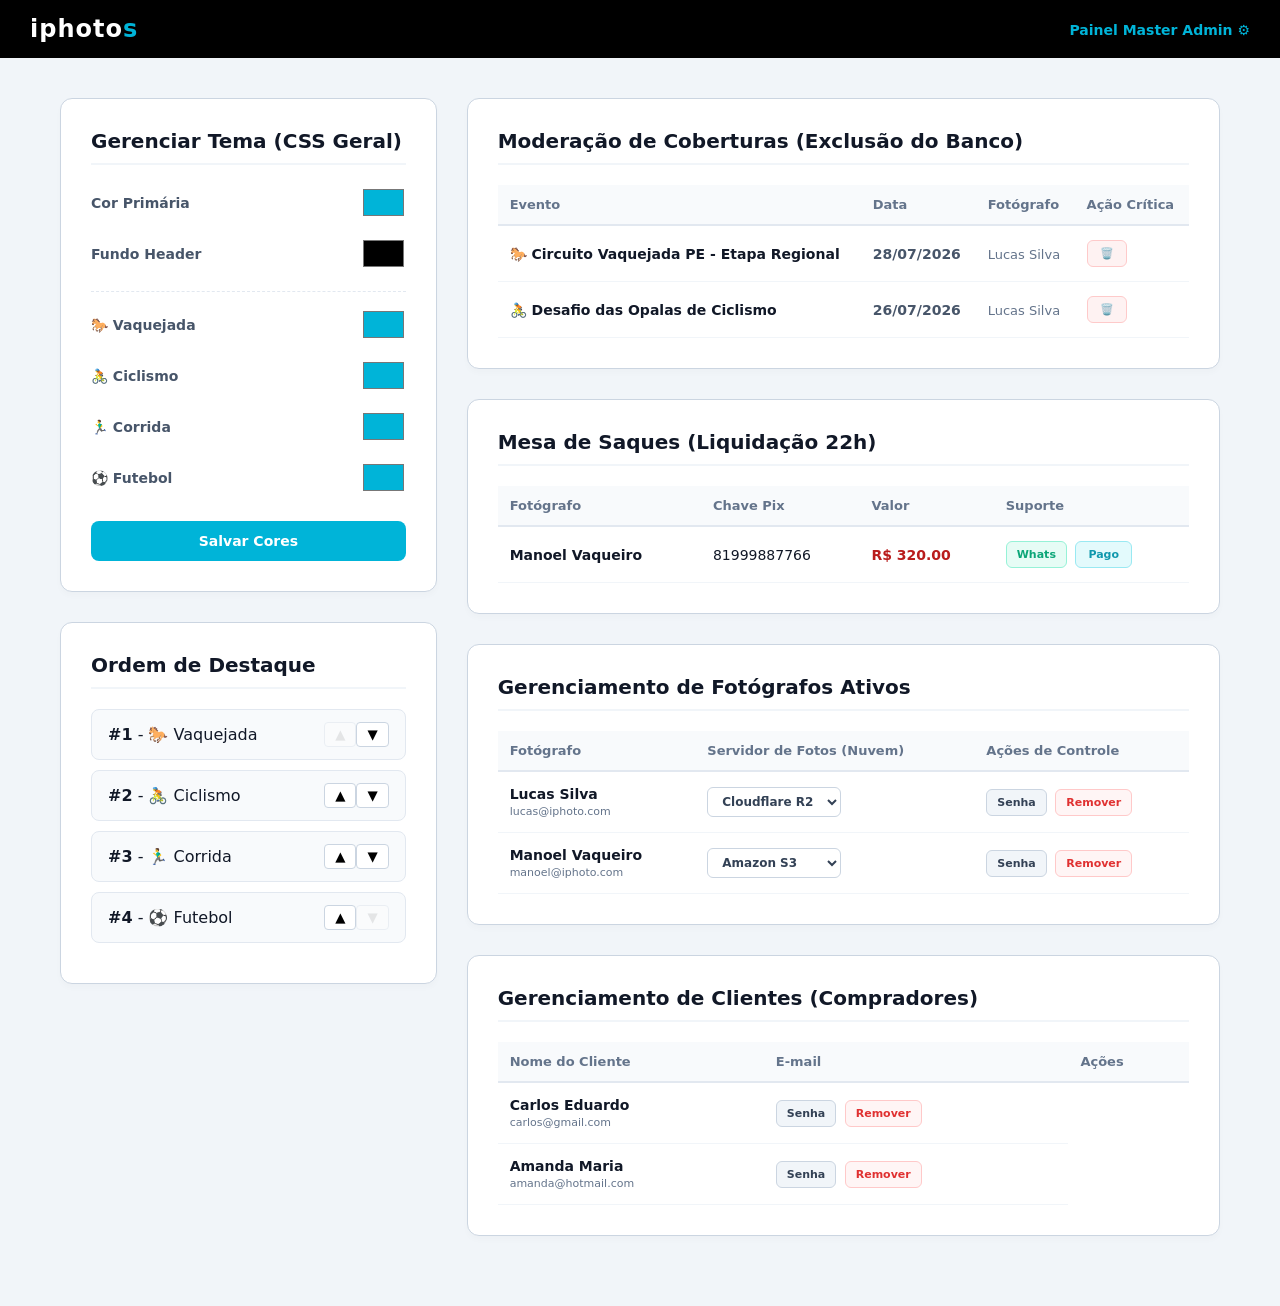
<file: admin.html>
<!DOCTYPE html>
<html lang="pt-BR">
<head>
  <meta charset="UTF-8">
  <meta name="viewport" content="width=device-width, initial-scale=1.0">
  <title>Painel Admin - iphotos</title>
  <link rel="stylesheet" href="admin.css">
  <style>
    .item-ordem { display: flex; align-items: center; justify-content: space-between; background: #f8fafc; padding: 12px 16px; border: 1px solid #e2e8f0; border-radius: 8px; margin-bottom: 10px; }
    .controles-ordem button { background: white; border: 1px solid #cbd5e1; padding: 4px 10px; border-radius: 4px; cursor: pointer; font-weight: bold; }
    .bloco-cores-cat { margin-top: 20px; padding-top: 15px; border-top: 1px dashed #e2e8f0; }
    .btn-whatsapp-link { background-color: #e6fcf5; color: #0ca678; border: 1px solid #96f2d7; padding: 6px 10px; border-radius: 6px; font-weight: 600; font-size: 11px; text-decoration: none; display: inline-block; margin-right: 4px; }
    .btn-pagar-pix { background-color: #e3fafc; color: #1098ad; border: 1px solid #99e9f2; padding: 6px 12px; border-radius: 6px; font-weight: bold; font-size: 11px; cursor: pointer; }
    .btn-deletar-evento-banco { background-color: #fef2f2; color: #dc2626; border: 1px solid #fecaca; padding: 6px 12px; border-radius: 6px; font-weight: bold; font-size: 11px; cursor: pointer; }
    .btn-alterar-senha-admin { background-color: #f1f5f9; color: #334155; border: 1px solid #cbd5e1; padding: 6px 10px; border-radius: 6px; font-weight: 600; font-size: 11px; cursor: pointer; margin-right: 4px; }
    .btn-remover-usuario-admin { background-color: #fff5f5; color: #e03131; border: 1px solid #ffc9c9; padding: 6px 10px; border-radius: 6px; font-weight: 600; font-size: 11px; cursor: pointer; }
    
    /* Estilo para o menu de seleção do servidor individual por fotógrafo */
    .select-nuvem-individual {
      padding: 6px 10px;
      border: 1px solid #cbd5e1;
      border-radius: 6px;
      font-size: 12px;
      background-color: #ffffff;
      color: #334155;
      font-weight: 600;
      outline: none;
      cursor: pointer;
    }
    .select-nuvem-individual:focus {
      border-color: #00b4d8;
    }
  </style>
</head>
<body>

  <header class="meu-header">
    <a href="index.html" class="logo">iphoto<span>s</span></a>
    <nav class="menu-links"><span>Painel Master Admin ⚙️</span></nav>
  </header>

  <div class="container-admin">
    <div>
      <!-- GERENCIADOR DE TEMAS -->
      <div class="card-admin">
        <h2>Gerenciar Tema (CSS Geral)</h2>
        <form onsubmit="salvarConfiguracoes(event)">
          <div class="seletor-cor-item"><label>Cor Primária</label><input type="color" id="input-primaria" value="#00b4d8" /></div>
          <div class="seletor-cor-item"><label>Fundo Header</label><input type="color" id="input-topo" value="#000000" /></div>
          <div class="bloco-cores-cat">
            <div class="seletor-cor-item"><label>🐎 Vaquejada</label><input type="color" id="cor-cat-vaquejada" value="#00b4d8" /></div>
            <div class="seletor-cor-item"><label>🚴 Ciclismo</label><input type="color" id="cor-cat-ciclismo" value="#00b4d8" /></div>
            <div class="seletor-cor-item"><label>🏃‍♂️ Corrida</label><input type="color" id="cor-cat-corrida" value="#00b4d8" /></div>
            <div class="seletor-cor-item"><label>⚽ Futebol</label><input type="color" id="cor-cat-futebol" value="#00b4d8" /></div>
          </div>
          <button type="submit" class="btn-salvar-tema">Salvar Cores</button>
        </form>
      </div>

      <!-- REORDENAÇÃO DE CATEGORIAS -->
      <div class="card-admin">
        <h2>Ordem de Destaque</h2>
        <div id="lista-ordenacao-categorias"></div>
      </div>
    </div>

    <div>
      <!-- MODERAÇÃO DE COBERTURAS -->
      <div class="card-admin">
        <h2>Moderação de Coberturas (Exclusão do Banco)</h2>
        <table class="lista-admin">
          <thead>
            <tr><th>Evento</th><th>Data</th><th>Fotógrafo</th><th>Ação Crítica</th></tr>
          </thead>
          <tbody id="tabela-eventos-moderacao-admin"></tbody>
        </table>
      </div>

      <!-- MESA DE SAQUES -->
      <div class="card-admin">
        <h2>Mesa de Saques (Liquidação 22h)</h2>
        <table class="lista-admin">
          <thead>
            <tr><th>Fotógrafo</th><th>Chave Pix</th><th>Valor</th><th>Suporte</th></tr>
          </thead>
          <tbody id="tabela-saques-admin"></tbody>
        </table>
      </div>

      <!-- CORRIGIDO: GERENCIAMENTO DE FOTÓGRAFOS COM MULTI-CLOUD INDIVIDUAL -->
      <div class="card-admin">
        <h2>Gerenciamento de Fotógrafos Ativos</h2>
        <table class="lista-admin">
          <thead>
            <tr><th>Fotógrafo</th><th>Servidor de Fotos (Nuvem)</th><th>Ações de Controle</th></tr>
          </thead>
          <tbody id="tabela-fotografos-admin">
            <!-- Injetado dinamicamente via Script da Parte 2 -->
          </tbody>
        </table>
      </div>

      <!-- GERENCIAMENTO CLIENTES -->
      <div class="card-admin">
        <h2>Gerenciamento de Clientes (Compradores)</h2>
        <table class="lista-admin">
          <thead>
            <tr><th>Nome do Cliente</th><th>E-mail</th><th>Ações</th></tr>
          </thead>
          <tbody id="tabela-clientes-admin"></tbody>
        </table>
      </div>
    </div>
  </div>
  <!-- SCRIPT PARTE 2A - CONTROLE DE USUÁRIOS E MULTI-CLOUD INDIVIDUAL -->
  <script>
    const listagemFotografosBD = [
      { id: 201, nome: "Lucas Silva", email: "lucas@iphoto.com", storageId: "r2" },
      { id: 202, nome: "Manoel Vaqueiro", email: "manoel@iphoto.com", storageId: "s3" }
    ];

    const listagemClientesBD = [
      { id: 301, nome: "Carlos Eduardo", email: "carlos@gmail.com" },
      { id: 302, nome: "Amanda Maria", email: "amanda@hotmail.com" }
    ];

    function carregarUsuariosParaGerenciamento() {
      const tabelaFotografos = document.getElementById('tabela-fotografos-admin');
      const tabelaClientes = document.getElementById('tabela-clientes-admin');
      if(!tabelaFotografos || !tabelaClientes) return;
      
      tabelaFotografos.innerHTML = '';
      tabelaClientes.innerHTML = '';

      listagemFotografosBD.forEach(f => {
        const nuvemSalva = localStorage.getItem('iphotos_storage_fotógrafo_' + f.id) || f.storageId;

        tabelaFotografos.innerHTML += `
          <tr id="linha-usuario-admin-${f.id}">
            <td><strong>${f.nome}</strong><br><span style="font-size:11px; color:#64748b;">${f.email}</span></td>
            <td>
              <select class="select-nuvem-individual" onchange="alterarNuvemIndividualFotografo(${f.id}, '${f.nome}', this.value)">
                <option value="r2" ${nuvemSalva === 'r2' ? 'selected' : ''}>Cloudflare R2</option>
                <option value="s3" ${nuvemSalva === 's3' ? 'selected' : ''}>Amazon S3</option>
                <option value="supabase" ${nuvemSalva === 'supabase' ? 'selected' : ''}>Supabase</option>
              </select>
            </td>
            <td>
              <button class="btn-alterar-senha-admin" onclick="alterarSenhaUsuarioBanco(${f.id}, '${f.nome}', 'fotógrafo')">Senha</button>
              <button class="btn-remover-usuario-admin" onclick="removerUsuarioPermanenteBanco(${f.id}, '${f.nome}', 'fotógrafo')">Remover</button>
            </td>
          </tr>
        `;
      });

      listagemClientesBD.forEach(c => {
        tabelaClientes.innerHTML += `
          <tr id="linha-usuario-admin-${c.id}">
            <td><strong>${c.nome}</strong><br><span style="font-size:11px; color:#64748b;">${c.email}</span></td>
            <td>
              <button class="btn-alterar-senha-admin" onclick="alterarSenhaUsuarioBanco(${c.id}, '${c.nome}', 'cliente')">Senha</button>
              <button class="btn-remover-usuario-admin" onclick="removerUsuarioPermanenteBanco(${c.id}, '${c.nome}', 'cliente')">Remover</button>
            </td>
          </tr>
        `;
      });
    }

    function alterarNuvemIndividualFotografo(idFotografo, nomeFotografo, novoStorageId) {
      localStorage.setItem('iphotos_storage_fotógrafo_' + idFotografo, novoStorageId);
      alert(`Servidor do fotógrafo ${nomeFotografo} alterado com sucesso!`);
    }

    function alterarSenhaUsuarioBanco(id, nome, tipo) {
      const novaSenha = prompt(`Nova senha para ${nome}:`);
      if (novaSenha && novaSenha.trim().length >= 6) alert('Senha alterada.');
      else if (novaSenha) alert('Erro: Mínimo 6 caracteres.');
    }

    function removerUsuarioPermanenteBanco(id, nome, tipo) {
      if (confirm(`Deletar a conta de ${nome}?`)) {
        const el = document.getElementById(`linha-usuario-admin-${id}`);
        if (el) el.remove();
      }
    }
    // GESTÃO DE COBERTURAS E EXCLUSÃO DO BANCO
    function carregarEventosParaModeracao() {
      const container = document.getElementById('tabela-eventos-moderacao-admin');
      if(!container) return;
      container.innerHTML = '';

      let eventos = localStorage.getItem('iphotos_eventos_dinamicos') ? JSON.parse(localStorage.getItem('iphotos_eventos_dinamicos')) : [
        { id: 1, titulo: "🐎 Circuito Vaquejada PE - Etapa Regional", data: "28/07/2026", fotografo: "Lucas Silva" },
        { id: 3, titulo: "🚴 Desafio das Opalas de Ciclismo", data: "26/07/2026", fotografo: "Lucas Silva" }
      ];

      eventos.forEach(ev => {
        container.innerHTML += `
          <tr id="linha-evento-admin-${ev.id}">
            <td><strong>${ev.titulo}</strong></td>
            <td><span style="font-weight:600;color:#475569;">${ev.data}</span></td>
            <td><span style="font-size:13px;color:#64748b;">${ev.fotografo}</span></td>
            <td><button class="btn-deletar-evento-banco" onclick="deletarEventoPermanenteDoBanco(${ev.id}, '${ev.titulo}')">🗑️</button></td>
          </tr>
        `;
      });
    }

    function deletarEventoPermanenteDoBanco(id, titulo) {
      if (confirm(`Apagar "${titulo}" do banco e do Storage?`)) {
        const el = document.getElementById(`linha-evento-admin-${id}`);
        if (el) el.remove();
        let eventos = JSON.parse(localStorage.getItem('iphotos_eventos_dinamicos')) || [];
        eventos = eventos.filter(ev => ev.id !== id);
        localStorage.setItem('iphotos_eventos_dinamicos', JSON.stringify(eventos));
        carregarEventosParaModeracao();
      }
    }

    function carregarFilaSaquesAdmin() {
      const container = document.getElementById('tabela-saques-admin');
      if(!container) return;
      container.innerHTML = '';

      let saques = localStorage.getItem('iphotos_fila_saques') ? JSON.parse(localStorage.getItem('iphotos_fila_saques')) : [
        { id: 101, fotografo: "Manoel Vaqueiro", chave: "81999887766", whatsapp: "81999887766", valor: "320.00" }
      ];

      if(saques.length === 0) {
        container.innerHTML = `<tr><td colspan="4" style="text-align:center;color:#64748b;padding:15px;">Sem saques pendentes.</td></tr>`;
        return;
      }

      saques.forEach(item => {
        container.innerHTML += `
          <tr id="pedido-saque-${item.id}">
            <td><strong>${item.fotografo}</strong></td>
            <td><code>${item.chave}</code></td>
            <td><strong style="color:#b91c1c;">R$ ${item.valor}</strong></td>
            <td>
              <a href="https://wa.me{item.whatsapp}" target="_blank" class="btn-whatsapp-link">Whats</a>
              <button class="btn-pagar-pix" onclick="confirmarEfetivacaoPix(${item.id}, '${item.fotografo}')">Pago</button>
            </td>
          </tr>
        `;
      });
    }

    function confirmarEfetivacaoPix(id, nome) {
      if(confirm(`Confirmar transferência para ${nome}?`)) {
        const el = document.getElementById(`pedido-saque-${id}`);
        if(el) el.remove();
        let saques = JSON.parse(localStorage.getItem('iphotos_fila_saques')) || [];
        saques = saques.filter(s => s.id !== id);
        localStorage.setItem('iphotos_fila_saques', JSON.stringify(saques));
        carregarFilaSaquesAdmin();
      }
    }

    let ordemCategorias = ['vaquejada', 'ciclismo', 'corrida', 'futebol'];

    window.onload = () => {
      if (localStorage.getItem('iphotos_ordem')) {ordemCategorias = JSON.parse(localStorage.getItem('iphotos_ordem'));}
      if (localStorage.getItem('iphotos_cores_cat')) {
        const cores = JSON.parse(localStorage.getItem('iphotos_cores_cat'));
        if(cores.vaquejada) document.getElementById('cor-cat-vaquejada').value = cores.vaquejada;
        if(cores.ciclismo) document.getElementById('cor-cat-ciclismo').value = cores.ciclismo;
        if(cores.corrida) document.getElementById('cor-cat-corrida').value = cores.corrida;
        if(cores.futebol) document.getElementById('cor-cat-futebol').value = cores.futebol;
      }
      if(localStorage.getItem('iphotos_primaria')) document.getElementById('input-primaria').value = localStorage.getItem('iphotos_primaria');
      if(localStorage.getItem('iphotos_topo')) document.getElementById('input-topo').value = localStorage.getItem('iphotos_topo');
      
      renderizarControlesOrdem();
      carregarFilaSaquesAdmin();
      carregarEventosParaModeracao();
      carregarUsuariosParaGerenciamento();
    };

    function renderizarControlesOrdem() {
      const container = document.getElementById('lista-ordenacao-categorias');
      if(!container) return;
      container.innerHTML = '';
      const nomes = { vaquejada: '🐎 Vaquejada', ciclismo: '🚴 Ciclismo', corrida: '🏃‍♂️ Corrida', futebol: '⚽ Futebol' };
      ordemCategorias.forEach((cat, index) => {
        const isFirst = index === 0;
        const isLast = index === ordemCategorias.length - 1;
        container.innerHTML += '<div class="item-ordem"><span><strong>#' + (index + 1) + '</strong> - ' + nomes[cat] + '</span><div class="controles-ordem"><button type="button" onclick="moverCatar(' + index + ', -1)" ' + (isFirst ? 'disabled style="opacity:0.3"' : '') + '>▲</button><button type="button" onclick="moverCatar(' + index + ', 1)" ' + (isLast ? 'disabled style="opacity:0.3"' : '') + '>▼</button></div></div>';
      });
    }

    function moverCatar(index, direcao) {
      const novaPosicao = index + direcao;
      if (novaPosicao < 0 || novaPosicao >= ordemCategorias.length) return;
      const temp = ordemCategorias[index];
      ordemCategorias[index] = ordemCategorias[novaPosicao];
      ordemCategorias[novaPosicao] = temp;
      localStorage.setItem('iphotos_ordem', JSON.stringify(ordemCategorias));
      renderizarControlesOrdem();
    }

    function salvarConfiguracoes(e) {
      e.preventDefault();
      localStorage.setItem('iphotos_primaria', document.getElementById('input-primaria').value);
      localStorage.setItem('iphotos_topo', document.getElementById('input-topo').value);
      const coresPorCategoria = { vaquejada: document.getElementById('cor-cat-vaquejada').value, ciclismo: document.getElementById('cor-cat-ciclismo').value, corrida: document.getElementById('cor-cat-corrida').value, futebol: document.getElementById('cor-cat-futebol').value };
      localStorage.setItem('iphotos_cores_cat', JSON.stringify(coresPorCategoria));
      alert('Configurações salvas!');
    }
  </script>
</body>
</html>
</file>
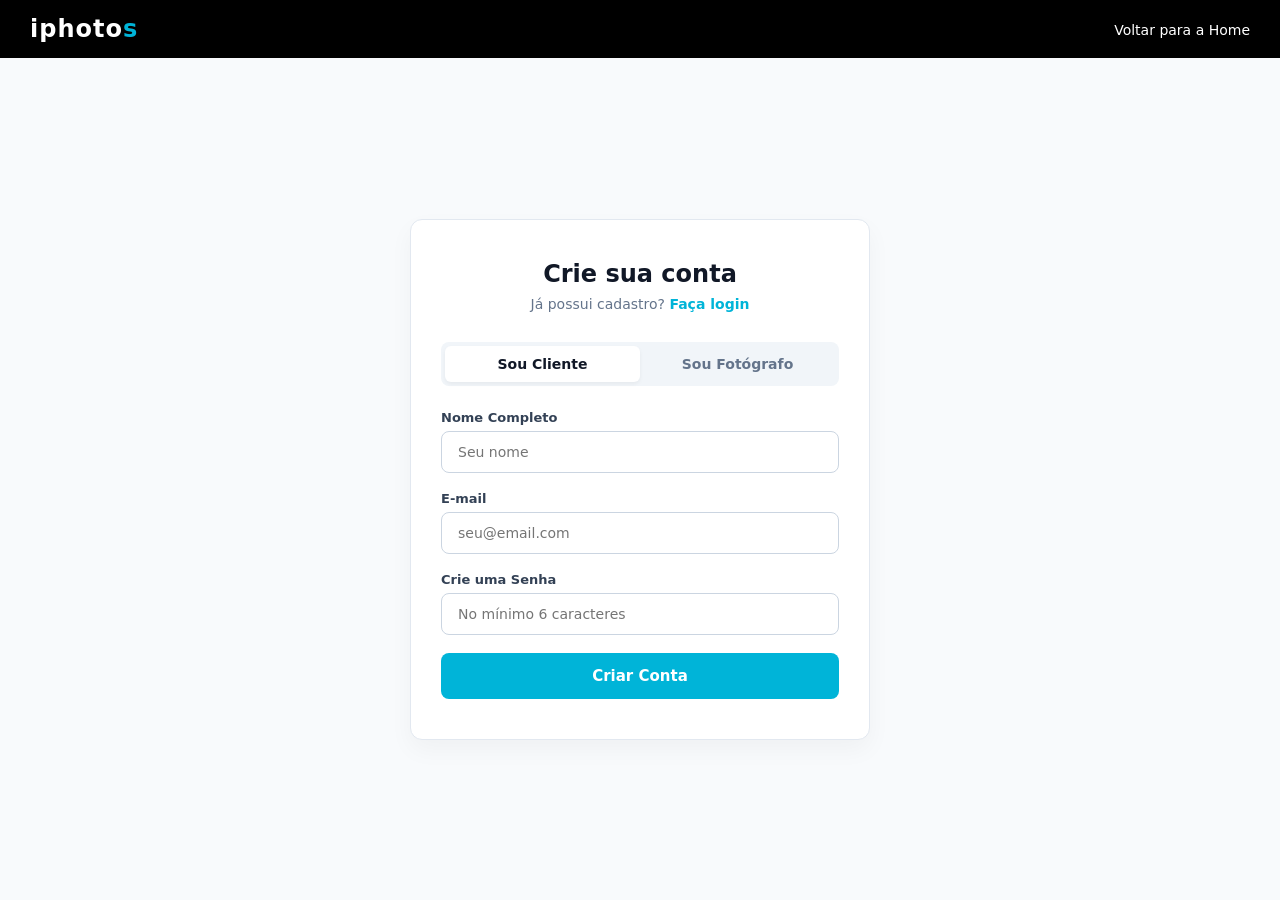
<file: cadastro.html>
<!DOCTYPE html>
<html lang="pt-BR">
<head>
  <meta charset="UTF-8">
  <meta name="viewport" content="width=device-width, initial-scale=1.0">
  <title>Cadastro - iphotos</title>
  <link rel="stylesheet" href="acesso.css">
  <style>.campos-fotografo-bloco { display: none; }</style>
</head>
<body>

  <header class="meu-header">
    <a href="index.html" class="logo">iphoto<span>s</span></a>
    <nav class="menu-links"><a href="index.html">Voltar para a Home</a></nav>
  </header>

  <div class="container-formulario">
    <div class="card-formulario">
      <h2>Crie sua conta</h2>
      <p class="subtitulo">Já possui cadastro? <a href="login.html">Faça login</a></p>
      
      <div class="seletor-perfil">
        <div class="opcao-perfil ativo" id="aba-cliente" onclick="mudarAba('cliente')">Sou Cliente</div>
        <div class="opcao-perfil" id="aba-fotografo" onclick="mudarAba('fotografo')">Sou Fotógrafo</div>
      </div>

      <form onsubmit="executarCadastro(event)">
        <div class="grupo-input">
          <label for="nome">Nome Completo</label>
          <input type="text" id="nome" placeholder="Seu nome" required />
        </div>
        <div class="grupo-input">
          <label for="email">E-mail</label>
          <input type="email" id="email" placeholder="seu@email.com" required />
        </div>

        <div id="campos-extras" class="campos-fotografo-bloco">
          <div class="grupo-input">
            <label for="regiao">Estado de Atuação</label>
            <select id="regiao" onchange="atualizarCidadesDinamicas()">
              <option value="">Selecione seu Estado</option>
              <option value="PE">Pernambuco</option>
              <option value="AL">Alagoas</option>
              <option value="PB">Paraíba</option>
            </select>
          </div>
          <div class="grupo-input">
            <label for="cidade">Cidade Principal</label>
            <select id="cidade"><option value="">Selecione o Estado primeiro</option></select>
          </div>
          <div class="grupo-input">
            <label for="portfolio">Link do Portfólio / Instagram</label>
            <input type="url" id="portfolio" placeholder="https://instagram.com" />
          </div>
        </div>

        <div class="grupo-input">
          <label for="senha">Crie uma Senha</label>
          <input type="password" id="senha" placeholder="No mínimo 6 caracteres" required />
        </div>
        <button type="submit" class="btn-enviar">Criar Conta</button>
      </form>
    </div>
  </div>

  <script>
    let perfilAtual = 'cliente';
    const cidadesPorEstado = {
      PE: ['Caruaru', 'Recife', 'Bezerros', 'Garanhuns', 'Petrolina'],
      AL: ['Maceió', 'Arapiraca', 'Palmeira dos Índios'],
      PB: ['João Pessoa', 'Campina Grande', 'Patos']
    };

    function mudarAba(tipo) {
      perfilAtual = tipo;
      const abaCliente = document.getElementById('aba-cliente');
      const abaFotografo = document.getElementById('aba-fotografo');
      const camposExtras = document.getElementById('campos-extras');
      const portfolioInput = document.getElementById('portfolio');
      const regiaoInput = document.getElementById('regiao');

      if (tipo === 'cliente') {
        abaCliente.classList.add('ativo');
        abaFotografo.classList.remove('ativo');
        camposExtras.style.display = 'none';
        portfolioInput.removeAttribute('required');
        regiaoInput.removeAttribute('required');
      } else {
        abaFotografo.classList.add('ativo');
        abaCliente.classList.remove('ativo');
        camposExtras.style.display = 'block';
        portfolioInput.setAttribute('required', 'true');
        regiaoInput.setAttribute('required', 'true');
      }
    }

    function atualizarCidadesDinamicas() {
      const estadoSelecionado = document.getElementById('regiao').value;
      const selectCidade = document.getElementById('cidade');
      selectCidade.innerHTML = '<option value="">Selecione sua Cidade</option>';
      if (estadoSelecionado && cidadesPorEstado[estadoSelecionado]) {
        cidadesPorEstado[estadoSelecionado].forEach(cidade => {
          selectCidade.innerHTML += `<option value="${cidade}">${cidade}</option>`;
        });
      }
    }

    function executarCadastro(e) {
      e.preventDefault();
      const nomeDigitado = document.getElementById('nome').value;
      localStorage.setItem('iphotos_nome_usuario', nomeDigitado);

      if (perfilAtual === 'fotografo') {
        window.location.href = 'painel-fotografo.html';
      } else {
        window.location.href = 'index.html';
      }
    }
  </script>
</body>
</html>
</file>
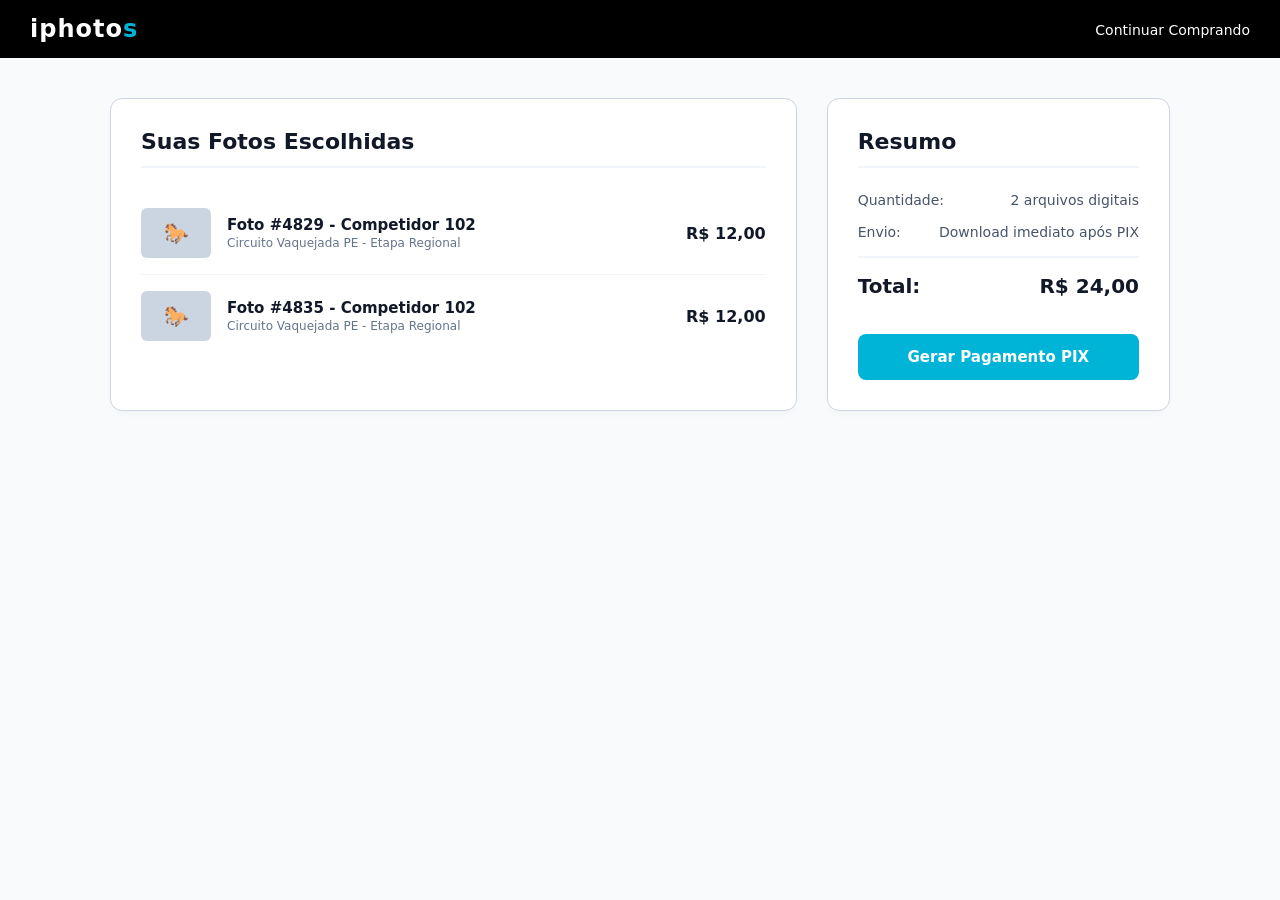
<file: carrinho.html>
<!DOCTYPE html>
<html lang="pt-BR">
<head>
  <meta charset="UTF-8">
  <meta name="viewport" content="width=device-width, initial-scale=1.0">
  <title>Carrinho de Compras - iphotos</title>
  <!-- Link direcionado para o estilo separado do carrinho -->
  <link rel="stylesheet" href="carrinho.css">
</head>
<body>

  <!-- HEADER -->
  <header class="meu-header">
    <a href="index.html" class="logo">iphoto<span>s</span></a>
    <nav class="menu-links">
      <a href="index.html">Continuar Comprando</a>
    </nav>
  </header>

  <!-- CONTEÚDO DO CARRINHO -->
  <div class="container-carrinho">
    
    <!-- COLUNA 1: ITENS SELECIONADOS -->
    <div class="card-carrinho">
      <h2>Suas Fotos Escolhidas</h2>
      <div id="lista-fotos-carrinho">
        
        <div class="foto-item">
          <div class="foto-preview-box">🐎</div>
          <div class="foto-meta">
            <h4>Foto #4829 - Competidor 102</h4>
            <p>Circuito Vaquejada PE - Etapa Regional</p>
          </div>
          <div class="foto-preco">R$ 12,00</div>
        </div>

        <div class="foto-item">
          <div class="foto-preview-box">🐎</div>
          <div class="foto-meta">
            <h4>Foto #4835 - Competidor 102</h4>
            <p>Circuito Vaquejada PE - Etapa Regional</p>
          </div>
          <div class="foto-preco">R$ 12,00</div>
        </div>

      </div>
    </div>

    <!-- COLUNA 2: RESUMO DO VALOR E PIX -->
    <div class="card-carrinho">
      <h2>Resumo</h2>
      
      <div class="linha-resumo">
        <span>Quantidade:</span>
        <span>2 arquivos digitais</span>
      </div>
      <div class="linha-resumo">
        <span>Envio:</span>
        <span>Download imediato após PIX</span>
      </div>
      
      <div class="linha-resumo total">
        <span>Total:</span>
        <span>R$ 24,00</span>
      </div>

      <button class="btn-checkout" id="btn-pagar" onclick="gerarPixSimulado()">Gerar Pagamento PIX</button>

      <!-- Interface de Pagamento via Código Copia e Cola / QR Code -->
      <div class="area-pix" id="bloco-pix">
        <p style="font-size: 14px; font-weight: bold; color: #00b4d8;">PIX Gerado com Sucesso!</p>
        <div class="qr-code-placeholder">QR CODE SIMULADO</div>
        <p style="font-size: 12px; color: #64748b; margin-bottom: 12px;">Escaneie o código ou utilize o Pix Copia e Cola abaixo:</p>
        <input type="text" value="00020101021126580014br.gov.bcb.pix0136iphotos-suas-fotos-aqui" readonly style="width: 100%; padding: 8px; font-size: 11px; text-align: center; border: 1px solid #cbd5e1; border-radius: 4px; background: #f1f5f9; outline: none;" />
        <button class="btn-checkout" style="background: #111827; margin-top: 12px; padding: 10px;" onclick="simularConfirmacaoDownload()">Confirmar Pagamento (Simulação)</button>
      </div>
    </div>

  </div>

  <!-- SCRIPT PARA INTERATIVIDADE FINANCEIRA -->
  <script>
    function gerarPixSimulado() {
      document.getElementById('bloco-pix').style.display = 'block';
      document.getElementById('btn-pagar').style.display = 'none';
    }

    // MODIFICADO: Redireciona para a tela bonita de sucesso integrada ao ecossistema iphotos
    function simularConfirmacaoDownload() {
      alert('Pagamento Confirmado! Seus arquivos digitais em alta resolução foram liberados para download.');
      window.location.href = 'sucesso.html';
    }
  </script>
</body>
</html>
</file>
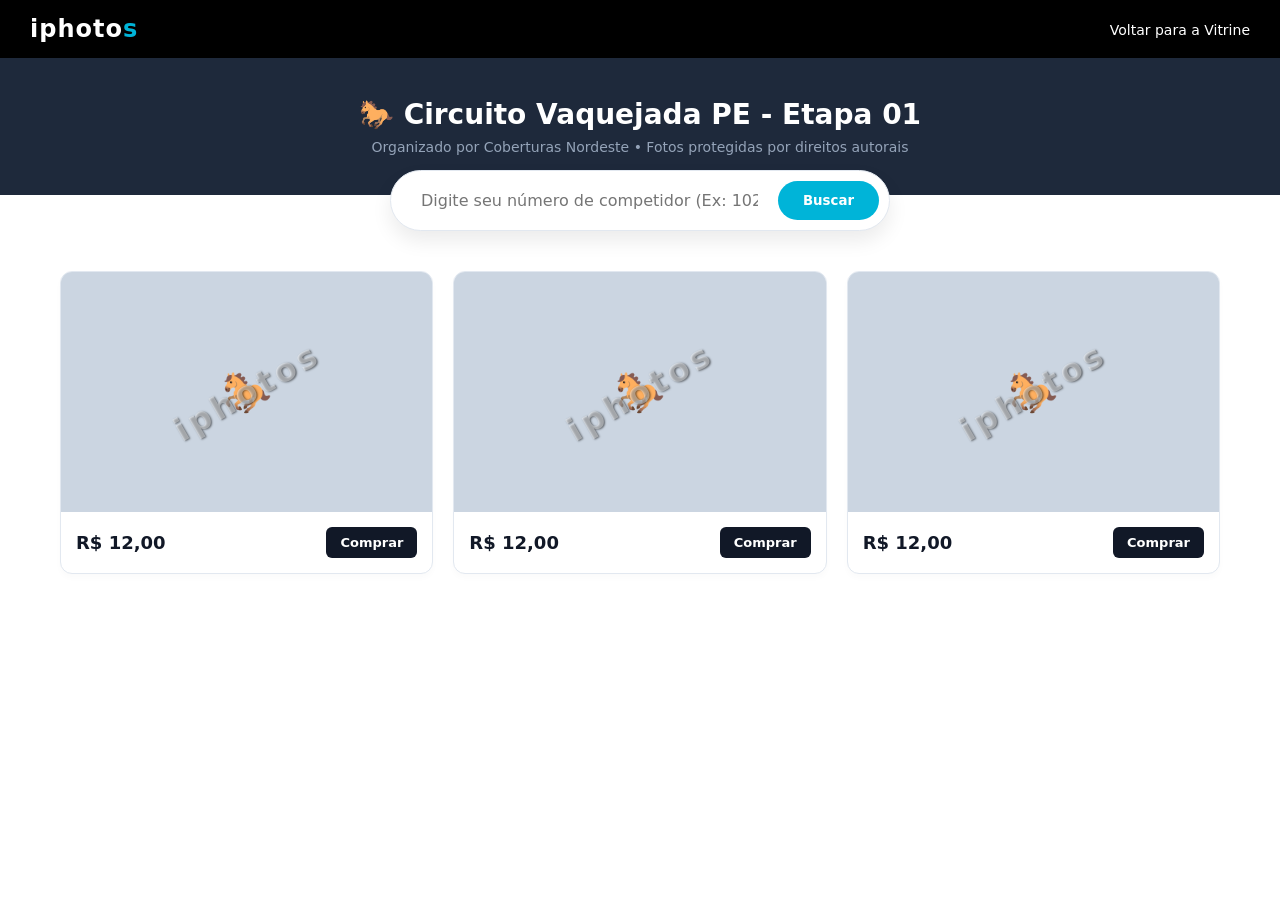
<file: evento.html>
<!DOCTYPE html>
<html lang="pt-BR">
<head>
  <meta charset="UTF-8">
  <meta name="viewport" content="width=device-width, initial-scale=1.0">
  <title>Mural de Fotos - iphotos</title>
  <!-- Link direcionado para o novo arquivo de estilo separado -->
  <link rel="stylesheet" href="evento.css">
</head>
<body>

  <!-- HEADER -->
  <header class="meu-header">
    <a href="index.html" class="logo">iphoto<span>s</span></a>
    <nav class="menu-links">
      <a href="index.html">Voltar para a Vitrine</a>
    </nav>
  </header>

  <!-- BANNER DO EVENTO SELECIONADO -->
  <section class="banner-evento">
    <h1>🐎 Circuito Vaquejada PE - Etapa 01</h1>
    <p>Organizado por Coberturas Nordeste • Fotos protegidas por direitos autorais</p>
  </section>

  <!-- BUSCA POR NÚMERO DO COMPETIDOR -->
  <div class="barra-busca-atleta">
    <input type="text" placeholder="Digite seu número de competidor (Ex: 102)" class="input-atleta" />
    <button class="btn-busca-atleta">Buscar</button>
  </div>

  <!-- VITRINE DE IMAGENS DISPONÍVEIS -->
  <div class="vitrine-fotos">
    <div class="grid-fotos">
      
      <!-- CARD FOTO 1 -->
      <div class="card-foto">
        <div class="wrapper-imagem">
          <div style="width:100%; height:100%; background:#cbd5e1; display:flex; align-items:center; justify-content:center; color:#94a3b8; font-size:40px;">🐎</div>
          <div class="marca-dagua">iphotos</div>
        </div>
        <div class="info-foto">
          <span class="preco-foto">R$ 12,00</span>
          <button class="btn-carrinho" onclick="alert('Foto adicionada ao carrinho!')">Comprar</button>
        </div>
      </div>

      <!-- CARD FOTO 2 -->
      <div class="card-foto">
        <div class="wrapper-imagem">
          <div style="width:100%; height:100%; background:#cbd5e1; display:flex; align-items:center; justify-content:center; color:#94a3b8; font-size:40px;">🐎</div>
          <div class="marca-dagua">iphotos</div>
        </div>
        <div class="info-foto">
          <span class="preco-foto">R$ 12,00</span>
          <button class="btn-carrinho" onclick="alert('Foto adicionada ao carrinho!')">Comprar</button>
        </div>
      </div>

      <!-- CARD FOTO 3 -->
      <div class="card-foto">
        <div class="wrapper-imagem">
          <div style="width:100%; height:100%; background:#cbd5e1; display:flex; align-items:center; justify-content:center; color:#94a3b8; font-size:40px;">🐎</div>
          <div class="marca-dagua">iphotos</div>
        </div>
        <div class="info-foto">
          <span class="preco-foto">R$ 12,00</span>
          <button class="btn-carrinho" onclick="alert('Foto adicionada ao carrinho!')">Comprar</button>
        </div>
      </div>

    </div>
  </div>

</body>
</html>
</file>
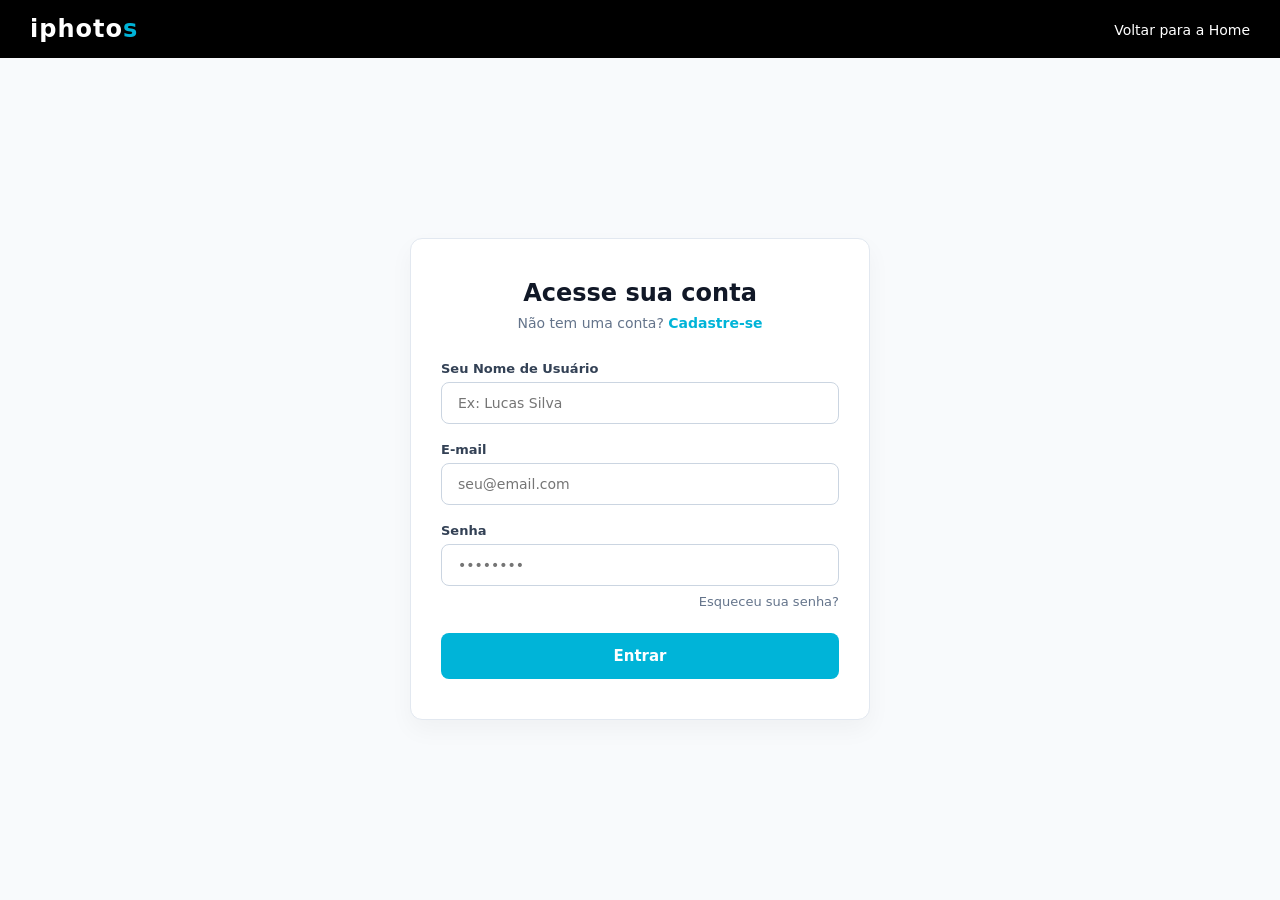
<file: login.html>
<!DOCTYPE html>
<html lang="pt-BR">
<head>
  <meta charset="UTF-8">
  <meta name="viewport" content="width=device-width, initial-scale=1.0">
  <title>Login - iphotos</title>
  <!-- Link direcionado para a folha de estilo única de acesso -->
  <link rel="stylesheet" href="acesso.css">
</head>
<body>

  <!-- HEADER -->
  <header class="meu-header">
    <a href="index.html" class="logo">iphoto<span>s</span></a>
    <nav class="menu-links">
      <a href="index.html">Voltar para a Home</a>
    </nav>
  </header>

  <!-- FORMULÁRIO DE LOGIN -->
  <div class="container-formulario">
    <div class="card-formulario">
      <h2>Acesse sua conta</h2>
      <p class="subtitulo">Não tem uma conta? <a href="cadastro.html">Cadastre-se</a></p>
      
      <!-- Lógica corrigida executando a função JavaScript de persistência -->
      <form onsubmit="executarLoginSimulado(event)">
        <!-- NOVO: Campo de nome adicionado temporariamente para simular o banco de dados -->
        <div class="grupo-input">
          <label for="nome-login">Seu Nome de Usuário</label>
          <input type="text" id="nome-login" placeholder="Ex: Lucas Silva" required />
        </div>

        <div class="grupo-input">
          <label for="email">E-mail</label>
          <input type="email" id="email" placeholder="seu@email.com" required />
        </div>
        
        <div class="grupo-input">
          <label for="senha">Senha</label>
          <input type="password" id="senha" placeholder="••••••••" required />
        </div>
        
        <div class="esqueceu-senha">
          <a href="#" onclick="alert('Funcionalidade de recuperação em desenvolvimento.')">Esqueceu sua senha?</a>
        </div>
        
        <button type="submit" class="btn-enviar">Entrar</button>
      </form>
    </div>
  </div>

  <script>
    // FUNÇÃO CORRIGIDA: Captura o nome digitado, grava no navegador e joga pro Index
    function executarLoginSimulado(e) {
      e.preventDefault();
      
      const nomeDigitado = document.getElementById('nome-login').value;
      
      // Salva no armazenamento local exatamente onde o index.html está programado para ler
      localStorage.setItem('iphotos_nome_usuario', nomeDigitado);
      
      // Redireciona para a página inicial com o login ativo
      window.location.href = 'index.html';
    }
  </script>

</body>
</html>
</file>
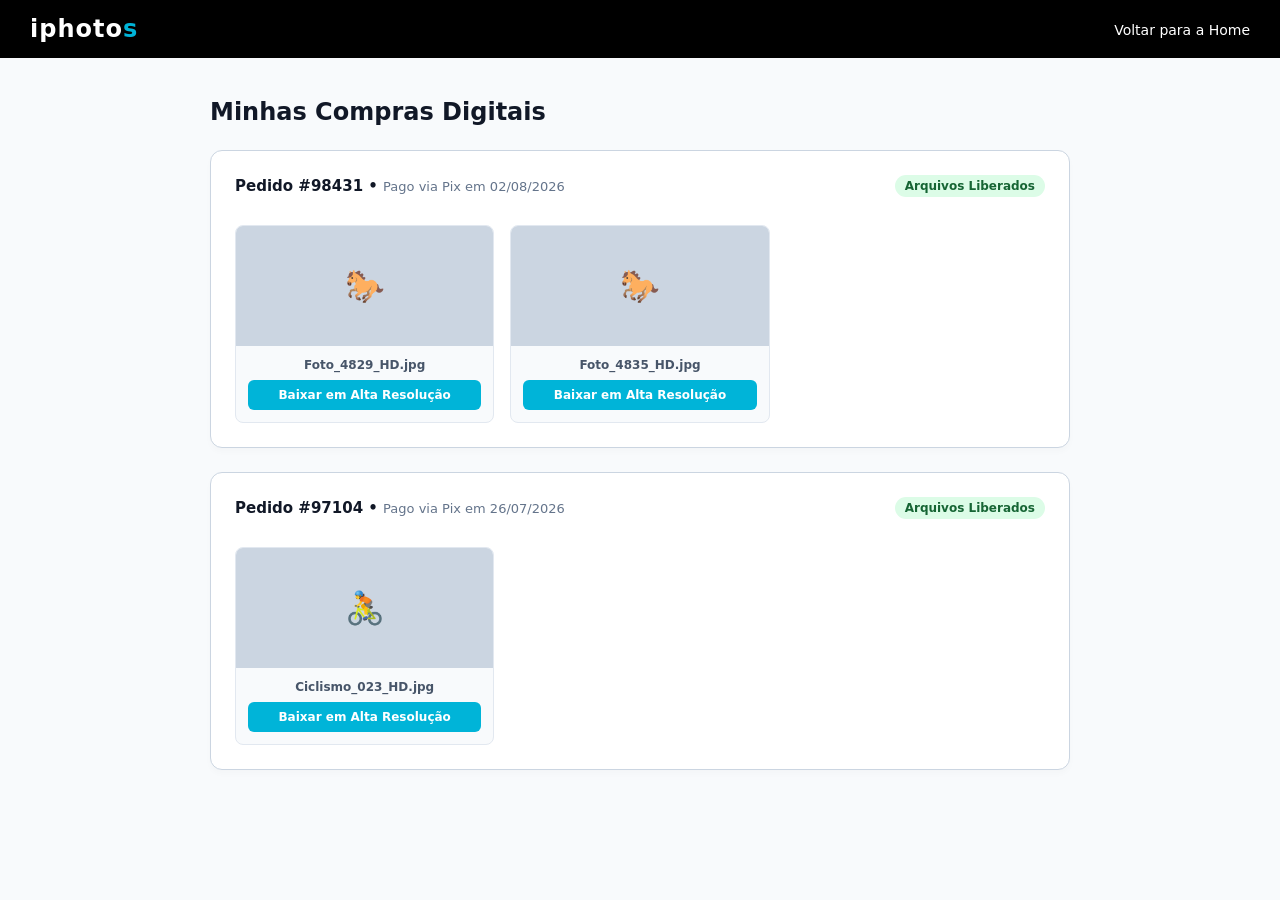
<file: minhas-compras.html>
<!DOCTYPE html>
<html lang="pt-BR">
<head>
  <meta charset="UTF-8">
  <meta name="viewport" content="width=device-width, initial-scale=1.0">
  <title>Minhas Compras - iphotos</title>
  <link rel="stylesheet" href="minhas-compras.css">
</head>
<body>

  <!-- HEADER -->
  <header class="meu-header">
    <a href="index.html" class="logo">iphoto<span>s</span></a>
    <nav class="menu-links">
      <a href="index.html">Voltar para a Home</a>
    </nav>
  </header>

  <!-- CONTEÚDO PRINCIPAL -->
  <div class="container-compras">
    <h2 style="font-size: 24px; font-weight: 800; margin-bottom: 24px;">Minhas Compras Digitais</h2>
    
    <!-- PEDIDO 1 -->
    <div class="card-pedido">
      <div class="pedido-header">
        <div class="pedido-id">Pedido #98431 • <span style="font-weight: 500; color: #64748b; font-size: 13px;">Pago via Pix em 02/08/2026</span></div>
        <span class="pedido-status">Arquivos Liberados</span>
      </div>
      
      <div class="grid-fotos-compradas">
        <div class="item-foto-comprada">
          <div class="miniatura-foto">🐎</div>
          <div class="acoes-foto">
            <p style="font-size: 12px; font-weight: bold; margin-bottom: 8px; color:#475569;">Foto_4829_HD.jpg</p>
            <button class="btn-download" onclick="alert('Iniciando download seguro do arquivo original sem marca d\'água...')">Baixar em Alta Resolução</button>
          </div>
        </div>
        <div class="item-foto-comprada">
          <div class="miniatura-foto">🐎</div>
          <div class="acoes-foto">
            <p style="font-size: 12px; font-weight: bold; margin-bottom: 8px; color:#475569;">Foto_4835_HD.jpg</p>
            <button class="btn-download" onclick="alert('Iniciando download seguro do arquivo original sem marca d\'água...')">Baixar em Alta Resolução</button>
          </div>
        </div>
      </div>
    </div>

    <!-- PEDIDO 2 -->
    <div class="card-pedido">
      <div class="pedido-header">
        <div class="pedido-id">Pedido #97104 • <span style="font-weight: 500; color: #64748b; font-size: 13px;">Pago via Pix em 26/07/2026</span></div>
        <span class="pedido-status">Arquivos Liberados</span>
      </div>
      
      <div class="grid-fotos-compradas">
        <div class="item-foto-comprada">
          <div class="miniatura-foto">🚴</div>
          <div class="acoes-foto">
            <p style="font-size: 12px; font-weight: bold; margin-bottom: 8px; color:#475569;">Ciclismo_023_HD.jpg</p>
            <button class="btn-download" onclick="alert('Iniciando download seguro do arquivo original sem marca d\'água...')">Baixar em Alta Resolução</button>
          </div>
        </div>
      </div>
    </div>

  </div>

</body>
</html>
</file>
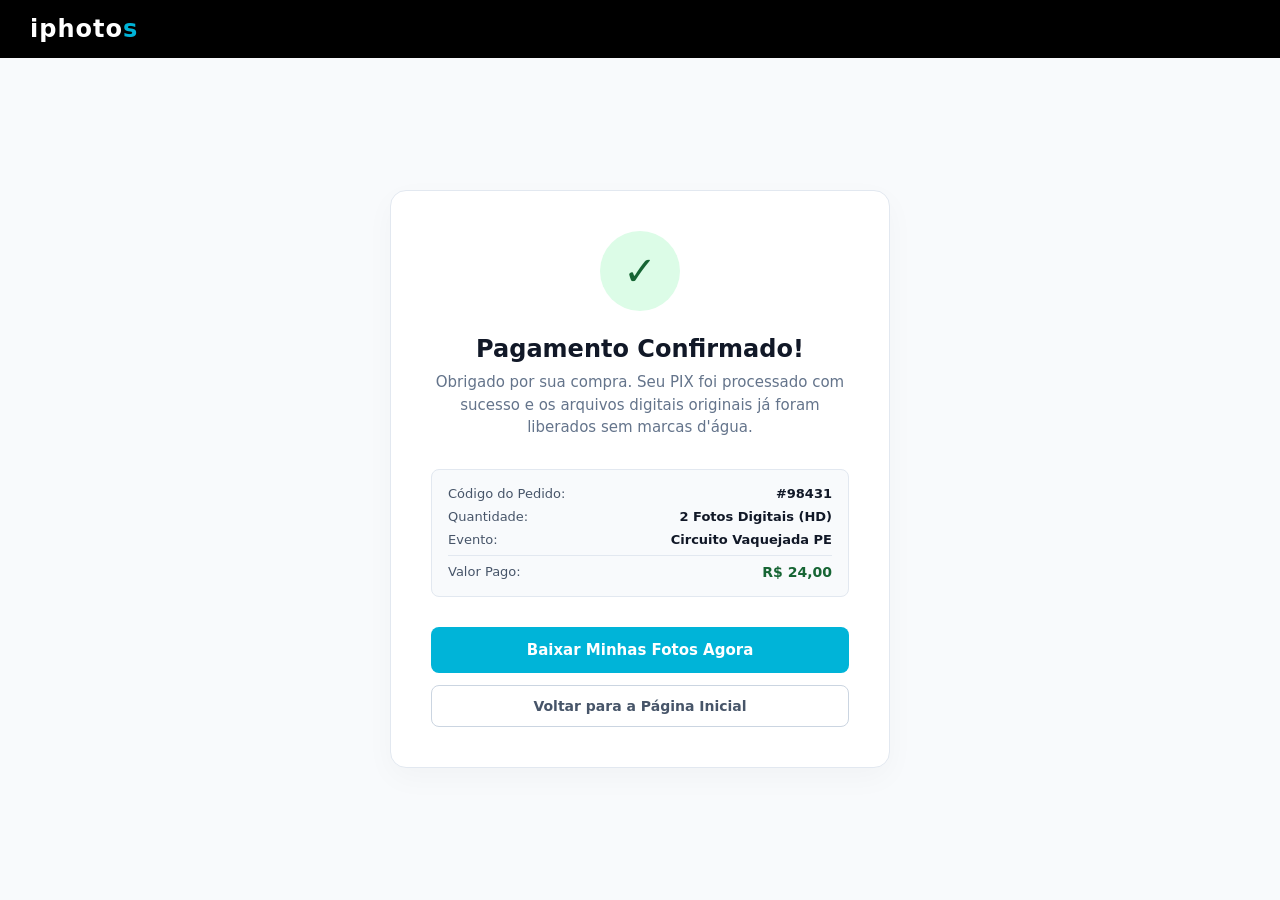
<file: sucesso.html>
<!DOCTYPE html>
<html lang="pt-BR">
<head>
  <meta charset="UTF-8">
  <meta name="viewport" content="width=device-width, initial-scale=1.0">
  <title>Pagamento Confirmado - iphotos</title>
  <link rel="stylesheet" href="sucesso.css">
</head>
<body>

  <!-- HEADER -->
  <header class="meu-header">
    <a href="index.html" class="logo">iphoto<span>s</span></a>
  </header>

  <!-- CARD CENTRAL DE CONFIRMAÇÃO -->
  <div class="container-sucesso">
    <div class="card-sucesso">
      
      <div class="icone-sucesso-wrapper">✓</div>
      
      <h2>Pagamento Confirmado!</h2>
      <p>Obrigado por sua compra. Seu PIX foi processado com sucesso e os arquivos digitais originais já foram liberados sem marcas d'água.</p>
      
      <!-- Resumo Técnico do Pedido (IDs preparados para a integração do Claude) -->
      <div class="resumo-pedido-caixa">
        <div class="linha-detalhe">
          <span>Código do Pedido:</span>
          <strong id="pedido-id-sucesso">#98431</strong>
        </div>
        <div class="linha-detalhe">
          <span>Quantidade:</span>
          <strong id="pedido-qtd-sucesso">2 Fotos Digitais (HD)</strong>
        </div>
        <div class="linha-detalhe">
          <span>Evento:</span>
          <strong id="pedido-evento-sucesso">Circuito Vaquejada PE</strong>
        </div>
        <div class="linha-detalhe" style="border-top: 1px solid #e2e8f0; padding-top: 8px; margin-top: 8px;">
          <span>Valor Pago:</span>
          <strong id="pedido-valor-sucesso" style="color: #166534; font-size: 14px;">R$ 24,00</strong>
        </div>
      </div>

      <!-- Botões de Redirecionamento -->
      <a href="minhas-compras.html" class="btn-sucesso-principal">Baixar Minhas Fotos Agora</a>
      <a href="index.html" class="btn-sucesso-secundario">Voltar para a Página Inicial</a>

    </div>
  </div>

  <!-- SCRIPT GUIA PARA O BACKEND -->
  <script>
    // NOTA PARA O CLAUDE:
    // Quando você integrar a API do banco de dados, capture os dados do último pedido aprovado
    // e injete os valores dinamicamente manipulando os IDs acima. Exemplo lógico:
    // document.getElementById('pedido-id-sucesso').innerText = '#' + pedido.id;
    // document.getElementById('pedido-valor-sucesso').innerText = 'R$ ' + pedido.total.toFixed(2);
  </script>

</body>
</html>
</file>
<file: admin.css>
/* VARIÁVEIS DA SUA IDENTIDADE VISUAL */
:root {
  --cor-fundo-geral: #f1f5f9;       
  --cor-texto-principal: #111827;   
  --cor-topo-fundo: #000000;        
  --cor-topo-texto: #ffffff;        
  --cor-primaria: #00b4d8;          
  --cor-primaria-hover: #0077b6;    
  --cor-card-fundo: #ffffff;        
  --cor-card-borda: #cbd5e1;        
}

/* ESTILOS BASE */
* {
  box-sizing: border-box;
  margin: 0;
  padding: 0;
  font-family: system-ui, -apple-system, sans-serif;
}

body {
  background-color: var(--cor-fundo-geral);
  color: var(--cor-texto-principal);
  min-height: 100vh;
  display: flex;
  flex-direction: column;
}

.meu-header {
  background-color: var(--cor-topo-fundo);
  color: var(--cor-topo-texto);
  padding: 15px 30px;
  display: flex;
  justify-content: space-between;
  align-items: center;
}

.logo {
  font-size: 24px;
  font-weight: 900;
  letter-spacing: 1px;
  text-decoration: none;
  color: var(--cor-topo-texto);
}

.logo span {
  color: var(--cor-primaria);
}

.menu-links span {
  font-size: 14px;
  font-weight: bold;
  color: var(--cor-primaria);
}

.container-admin {
  max-width: 1200px;
  margin: 40px auto;
  padding: 0 20px;
  width: 100%;
  display: grid;
  grid-template-columns: 1fr 2fr;
  gap: 30px;
}

@media (max-width: 768px) {
  .container-admin {
    grid-template-columns: 1fr;
  }
}

.card-admin {
  background-color: var(--cor-card-fundo);
  border: 1px solid var(--cor-card-borda);
  border-radius: 12px;
  padding: 30px;
  box-shadow: 0 4px 6px rgba(0,0,0,0.02);
  margin-bottom: 30px;
}

.card-admin h2 {
  font-size: 20px;
  font-weight: 800;
  margin-bottom: 20px;
  border-bottom: 2px solid #f1f5f9;
  padding-bottom: 10px;
}

/* Seletores de Cores */
.seletor-cor-item {
  display: flex;
  align-items: center;
  justify-content: space-between;
  margin-bottom: 16px;
}

.seletor-cor-item label {
  font-size: 14px;
  font-weight: 600;
  color: #475569;
}

.seletor-cor-item input[type="color"] {
  border: none;
  width: 45px;
  height: 35px;
  border-radius: 6px;
  cursor: pointer;
  background: none;
}

.btn-salvar-tema {
  width: 100%;
  background-color: var(--cor-primaria);
  color: white;
  border: none;
  padding: 12px;
  border-radius: 8px;
  font-size: 14px;
  font-weight: 700;
  cursor: pointer;
  transition: background 0.2s;
  margin-top: 10px;
}

.btn-salvar-tema:hover {
  background-color: var(--cor-primaria-hover);
}

/* Tabelas Administrativas */
.lista-admin {
  width: 100%;
  border-collapse: collapse;
  margin-top: 10px;
}

.lista-admin th {
  text-align: left;
  padding: 12px;
  background-color: #f8fafc;
  color: #64748b;
  font-size: 13px;
  font-weight: 600;
  border-bottom: 2px solid #e2e8f0;
}

.lista-admin td {
  padding: 14px 12px;
  border-bottom: 1px solid #f1f5f9;
  font-size: 14px;
}

/* Botões do Painel */
.btn-senha {
  background-color: #f1f5f9;
  color: #475569;
  border: 1px solid #cbd5e1;
  padding: 6px 12px;
  border-radius: 6px;
  font-weight: 600;
  font-size: 12px;
  cursor: pointer;
  margin-right: 4px;
}

.btn-senha:hover {
  background-color: #e2e8f0;
}

.btn-excluir {
  background-color: #fee2e2;
  color: #b91c1c;
  border: none;
  padding: 6px 12px;
  border-radius: 6px;
  font-weight: 600;
  font-size: 12px;
  cursor: pointer;
}

.btn-excluir:hover {
  background-color: #fca5a5;
}

/* Indicadores de Armazenamento e Envio */
.badge-armazenamento {
  display: block;
  font-size: 12px;
  font-weight: bold;
  color: #475569;
}

.sub-badge {
  font-size: 11px;
  color: #94a3b8;
  font-weight: normal;
}
</file>
<file: acesso.css>
/* VARIÁVEIS DA SUA IDENTIDADE VISUAL */
:root {
  --cor-fundo-geral: #f8fafc;       
  --cor-texto-principal: #111827;   
  --cor-topo-fundo: #000000;        
  --cor-topo-texto: #ffffff;        
  --cor-primaria: #00b4d8;          
  --cor-primaria-hover: #0077b6;    
  --cor-card-fundo: #ffffff;        
  --cor-card-borda: #e2e8f0;        
}

/* ESTILOS BASE */
* {
  box-sizing: border-box;
  margin: 0;
  padding: 0;
  font-family: system-ui, -apple-system, sans-serif;
}

body {
  background-color: var(--cor-fundo-geral);
  color: var(--cor-texto-principal);
  min-height: 100vh;
  display: flex;
  flex-direction: column;
}

/* Header */
.meu-header {
  background-color: var(--cor-topo-fundo);
  color: var(--cor-topo-texto);
  padding: 15px 30px;
  display: flex;
  justify-content: space-between;
  align-items: center;
  width: 100%;
}

.logo {
  font-size: 24px;
  font-weight: 900;
  letter-spacing: 1px;
  text-decoration: none;
  color: var(--cor-topo-texto);
}

.logo span {
  color: var(--cor-primaria);
}

.menu-links a {
  color: var(--cor-topo-texto);
  text-decoration: none;
  font-size: 14px;
}

/* Containers Centrais de Formulários */
.container-formulario {
  flex: 1;
  display: flex;
  align-items: center;
  justify-content: center;
  padding: 40px 20px;
}

.card-formulario {
  background-color: var(--cor-card-fundo);
  border: 1px solid var(--cor-card-borda);
  border-radius: 12px;
  width: 100%;
  max-width: 460px;
  padding: 40px 30px;
  box-shadow: 0 10px 25px rgba(0, 0, 0, 0.04);
}

.card-formulario h2 {
  font-size: 24px;
  font-weight: 800;
  margin-bottom: 8px;
  text-align: center;
}

.subtitulo {
  font-size: 14px;
  color: #64748b;
  text-align: center;
  margin-bottom: 30px;
}

.subtitulo a {
  color: var(--cor-primaria);
  text-decoration: none;
  font-weight: 600;
}

/* Seletores de Perfil (Aba Cliente / Fotógrafo) */
.seletor-perfil {
  display: flex;
  background-color: #f1f5f9;
  padding: 4px;
  border-radius: 8px;
  margin-bottom: 24px;
}

.opcao-perfil {
  flex: 1;
  text-align: center;
  padding: 10px;
  font-size: 14px;
  font-weight: 600;
  color: #64748b;
  cursor: pointer;
  border-radius: 6px;
}

.opcao-perfil.ativo {
  background-color: white;
  color: var(--cor-texto-principal);
  box-shadow: 0 2px 4px rgba(0,0,0,0.05);
}

/* Elementos do Formulário */
.grupo-input {
  margin-bottom: 18px;
}

.grupo-input label {
  display: block;
  font-size: 13px;
  font-weight: 600;
  margin-bottom: 6px;
  color: #334155;
}

.grupo-input input, .grupo-input select {
  width: 100%;
  padding: 12px 16px;
  border: 1px solid #cbd5e1;
  border-radius: 8px;
  font-size: 14px;
  outline: none;
}

.grupo-input input:focus, .grupo-input select:focus {
  border-color: var(--cor-primaria);
}

.campos-fotógrafo {
  display: none;
}

.esqueceu-senha {
  display: flex;
  justify-content: flex-end;
  margin-top: -10px;
  margin-bottom: 24px;
}

.esqueceu-senha a {
  font-size: 13px;
  color: #64748b;
  text-decoration: none;
}

.btn-enviar {
  width: 100%;
  background-color: var(--cor-primaria);
  color: white;
  border: none;
  padding: 14px;
  border-radius: 8px;
  font-size: 15px;
  font-weight: 700;
  cursor: pointer;
  transition: background 0.2s;
}

.btn-enviar:hover {
  background-color: var(--cor-primaria-hover);
}
</file>
<file: carrinho.css>
/* VARIÁVEIS COM A SUA IDENTIDADE VISUAL */
:root {
  --cor-fundo-geral: #f8fafc;       
  --cor-texto-principal: #111827;   
  --cor-topo-fundo: #000000;        
  --cor-topo-texto: #ffffff;        
  --cor-primaria: #00b4d8;          
  --cor-primaria-hover: #0077b6;    
  --cor-card-fundo: #ffffff;        
  --cor-card-borda: #cbd5e1;        
}

/* ESTILOS BASE */
* {
  box-sizing: border-box;
  margin: 0;
  padding: 0;
  font-family: system-ui, -apple-system, sans-serif;
}

body {
  background-color: var(--cor-fundo-geral);
  color: var(--cor-texto-principal);
  min-height: 100vh;
  display: flex;
  flex-direction: column;
}

/* Header */
.meu-header {
  background-color: var(--cor-topo-fundo);
  color: var(--cor-topo-texto);
  padding: 15px 30px;
  display: flex;
  justify-content: space-between;
  align-items: center;
}

.logo {
  font-size: 24px;
  font-weight: 900;
  letter-spacing: 1px;
  text-decoration: none;
  color: var(--cor-topo-texto);
}

.logo span {
  color: var(--cor-primaria);
}

.menu-links a {
  color: var(--cor-topo-texto);
  text-decoration: none;
  margin-left: 20px;
  font-size: 14px;
}

/* Estrutura do Carrinho */
.container-carrinho {
  max-width: 1100px;
  margin: 40px auto;
  padding: 0 20px;
  width: 100%;
  display: grid;
  grid-template-columns: 2fr 1fr;
  gap: 30px;
}

@media (max-width: 768px) {
  .container-carrinho {
    grid-template-columns: 1fr;
  }
}

.card-carrinho {
  background-color: var(--cor-card-fundo);
  border: 1px solid var(--cor-card-borda);
  border-radius: 12px;
  padding: 30px;
  box-shadow: 0 4px 6px rgba(0,0,0,0.02);
}

.card-carrinho h2 {
  font-size: 22px;
  font-weight: 800;
  margin-bottom: 24px;
  border-bottom: 2px solid #f1f5f9;
  padding-bottom: 12px;
}

/* Item de Foto Listado */
.foto-item {
  display: flex;
  align-items: center;
  justify-content: space-between;
  padding: 16px 0;
  border-bottom: 1px solid #f1f5f9;
}

.foto-item:last-child {
  border-bottom: none;
}

.foto-preview-box {
  width: 70px;
  height: 50px;
  background-color: #cbd5e1;
  border-radius: 6px;
  display: flex;
  align-items: center;
  justify-content: center;
  font-size: 20px;
}

.foto-meta {
  flex: 1;
  margin-left: 16px;
}

.foto-meta h4 {
  font-size: 15px;
  font-weight: 700;
}

.foto-meta p {
  font-size: 12px;
  color: #64748b;
  margin-top: 2px;
}

.foto-preco {
  font-size: 16px;
  font-weight: 800;
}

/* Resumo e Pagamento */
.linha-resumo {
  display: flex;
  justify-content: space-between;
  margin-bottom: 16px;
  font-size: 14px;
  color: #475569;
}

.linha-resumo.total {
  font-size: 20px;
  font-weight: 800;
  color: var(--cor-texto-principal);
  border-top: 2px solid #f1f5f9;
  padding-top: 16px;
  margin-top: 16px;
}

.btn-checkout {
  width: 100%;
  background-color: var(--cor-primaria);
  color: white;
  border: none;
  padding: 14px;
  border-radius: 8px;
  font-size: 15px;
  font-weight: 700;
  cursor: pointer;
  transition: background 0.2s;
  margin-top: 20px;
}

.btn-checkout:hover {
  background-color: var(--cor-primaria-hover);
}

/* Área de Pix Oculta */
.area-pix {
  display: none;
  text-align: center;
  margin-top: 24px;
  padding-top: 24px;
  border-top: 2px dashed #cbd5e1;
}

.qr-code-placeholder {
  width: 150px;
  height: 150px;
  background-color: #e2e8f0;
  margin: 16px auto;
  border: 2px solid #94a3b8;
  display: flex;
  align-items: center;
  justify-content: center;
  font-size: 12px;
  font-weight: bold;
  color: #475569;
}
</file>
<file: evento.css>
/* VARIÁVEIS COM A SUA IDENTIDADE VISUAL */
:root {
  --cor-fundo-geral: #ffffff;       
  --cor-texto-principal: #111827;   
  --cor-topo-fundo: #000000;        
  --cor-topo-texto: #ffffff;        
  --cor-primaria: #00b4d8;          
  --cor-primaria-hover: #0077b6;    
  --cor-card-fundo: #ffffff;        
  --cor-card-borda: #e2e8f0;        
}

/* ESTILOS BASE */
* {
  box-sizing: border-box;
  margin: 0;
  padding: 0;
  font-family: system-ui, -apple-system, sans-serif;
}

body {
  background-color: var(--cor-fundo-geral);
  color: var(--cor-texto-principal);
}

/* Header */
.meu-header {
  background-color: var(--cor-topo-fundo);
  color: var(--cor-topo-texto);
  padding: 15px 30px;
  display: flex;
  justify-content: space-between;
  align-items: center;
}

.logo {
  font-size: 24px;
  font-weight: 900;
  letter-spacing: 1px;
  text-decoration: none;
  color: var(--cor-topo-texto);
}

.logo span {
  color: var(--cor-primaria);
}

.menu-links a {
  color: var(--cor-topo-texto);
  text-decoration: none;
  margin-left: 20px;
  font-size: 14px;
}

/* Banner do Evento */
.banner-evento {
  background-color: #1e293b;
  color: white;
  padding: 40px 20px;
  text-align: center;
}

.banner-evento h1 {
  font-size: 28px;
  font-weight: 800;
  margin-bottom: 8px;
}

.banner-evento p {
  color: #94a3b8;
  font-size: 14px;
}

/* Barra de Busca por Número */
.barra-busca-atleta {
  max-width: 500px;
  margin: -25px auto 40px auto;
  background: white;
  padding: 10px;
  border-radius: 50px;
  box-shadow: 0 10px 20px rgba(0,0,0,0.08);
  display: flex;
  border: 1px solid var(--cor-card-borda);
}

.input-atleta {
  flex: 1;
  border: none;
  outline: none;
  padding: 0 20px;
  font-size: 16px;
  border-radius: 50px;
}

.btn-busca-atleta {
  background-color: var(--cor-primaria);
  color: white;
  border: none;
  padding: 12px 25px;
  border-radius: 50px;
  font-weight: bold;
  cursor: pointer;
  transition: background 0.2s;
}

.btn-busca-atleta:hover {
  background-color: var(--cor-primaria-hover);
}

/* Grid de Fotos */
.vitrine-fotos {
  max-width: 1200px;
  margin: 0 auto 60px auto;
  padding: 0 20px;
}

.grid-fotos {
  display: grid;
  grid-template-columns: repeat(auto-fill, minmax(280px, 1fr));
  gap: 20px;
}

.card-foto {
  background-color: var(--cor-card-fundo);
  border: 1px solid var(--cor-card-borda);
  border-radius: 12px;
  overflow: hidden;
  position: relative;
  box-shadow: 0 4px 6px rgba(0,0,0,0.02);
}

/* Container da Imagem com Marca d'água Simulada */
.wrapper-imagem {
  position: relative;
  width: 100%;
  height: 240px;
  background-color: #f1f5f9;
}

.wrapper-imagem img {
  width: 100%;
  height: 100%;
  object-fit: cover;
}

/* Marca d'água simulada por CSS */
.marca-dagua {
  position: absolute;
  top: 50%;
  left: 50%;
  transform: translate(-50%, -50%) rotate(-30deg);
  color: rgba(255, 255, 255, 0.4);
  font-size: 32px;
  font-weight: 900;
  letter-spacing: 4px;
  pointer-events: none;
  white-space: nowrap;
  text-shadow: 1px 1px 2px rgba(0,0,0,0.5);
}

.info-foto {
  padding: 15px;
  display: flex;
  justify-content: space-between;
  align-items: center;
}

.preco-foto {
  font-size: 18px;
  font-weight: 800;
  color: var(--cor-texto-principal);
}

.btn-carrinho {
  background-color: #111827;
  color: white;
  border: none;
  padding: 8px 14px;
  border-radius: 6px;
  font-size: 13px;
  font-weight: 600;
  cursor: pointer;
  transition: background 0.2s;
}

.btn-carrinho:hover {
  background-color: var(--cor-primaria);
}
</file>
<file: minhas-compras.css>
/* VARIÁVEIS COM A SUA IDENTIDADE VISUAL */
:root {
  --cor-fundo-geral: #f8fafc;       
  --cor-texto-principal: #111827;   
  --cor-topo-fundo: #000000;        
  --cor-topo-texto: #ffffff;        
  --cor-primaria: #00b4d8;          
  --cor-primaria-hover: #0077b6;    
  --cor-card-fundo: #ffffff;        
  --cor-card-borda: #cbd5e1;        
}

/* ESTILOS BASE */
* {
  box-sizing: border-box;
  margin: 0;
  padding: 0;
  font-family: system-ui, -apple-system, sans-serif;
}

body {
  background-color: var(--cor-fundo-geral);
  color: var(--cor-texto-principal);
  min-height: 100vh;
  display: flex;
  flex-direction: column;
}

/* Header */
.meu-header {
  background-color: var(--cor-topo-fundo);
  color: var(--cor-topo-texto);
  padding: 15px 30px;
  display: flex;
  justify-content: space-between;
  align-items: center;
}

.logo {
  font-size: 24px;
  font-weight: 900;
  letter-spacing: 1px;
  text-decoration: none;
  color: var(--cor-topo-texto);
}

.logo span {
  color: var(--cor-primaria);
}

.menu-links a {
  color: var(--cor-topo-texto);
  text-decoration: none;
  margin-left: 20px;
  font-size: 14px;
}

/* Layout das Compras */
.container-compras {
  max-width: 900px;
  margin: 40px auto;
  padding: 0 20px;
  width: 100%;
}

.card-pedido {
  background-color: var(--cor-card-fundo);
  border: 1px solid var(--cor-card-borda);
  border-radius: 12px;
  padding: 24px;
  margin-bottom: 24px;
  box-shadow: 0 4px 6px rgba(0,0,0,0.02);
}

.pedido-header {
  display: flex;
  justify-content: space-between;
  align-items: center;
  border-b: 1px solid #f1f5f9;
  padding-bottom: 12px;
  margin-bottom: 16px;
}

.pedido-id {
  font-weight: bold;
  font-size: 15px;
}

.pedido-status {
  font-size: 12px;
  font-weight: 700;
  background-color: #dcfce7;
  color: #166534;
  padding: 4px 10px;
  border-radius: 20px;
}

/* Lista de Fotos Compradas */
.grid-fotos-compradas {
  display: grid;
  grid-template-columns: repeat(auto-fill, minmax(200px, 1fr));
  gap: 16px;
}

.item-foto-comprada {
  border: 1px solid #e2e8f0;
  border-radius: 8px;
  overflow: hidden;
  text-align: center;
  background: #f8fafc;
}

.miniatura-foto {
  height: 120px;
  background-color: #cbd5e1;
  display: flex;
  align-items: center;
  justify-content: center;
  font-size: 32px;
}

.acoes-foto {
  padding: 12px;
}

.btn-download {
  display: block;
  width: 100%;
  background-color: var(--cor-primaria);
  color: white;
  border: none;
  padding: 8px;
  border-radius: 6px;
  font-size: 12px;
  font-weight: bold;
  text-decoration: none;
  cursor: pointer;
  transition: background 0.2s;
}

.btn-download:hover {
  background-color: var(--cor-primaria-hover);
}
</file>
<file: sucesso.css>
/* VARIÁVEIS COM A SUA IDENTIDADE VISUAL */
:root {
  --cor-fundo-geral: #f8fafc;       
  --cor-texto-principal: #111827;   
  --cor-topo-fundo: #000000;        
  --cor-topo-texto: #ffffff;        
  --cor-primaria: #00b4d8;          
  --cor-primaria-hover: #0077b6;    
  --cor-card-fundo: #ffffff;        
  --cor-card-borda: #e2e8f0;        
}

/* ESTILOS BASE */
* {
  box-sizing: border-box;
  margin: 0;
  padding: 0;
  font-family: system-ui, -apple-system, sans-serif;
}

body {
  background-color: var(--cor-fundo-geral);
  color: var(--cor-texto-principal);
  min-height: 100vh;
  display: flex;
  flex-direction: column;
}

/* Header */
.meu-header {
  background-color: var(--cor-topo-fundo);
  color: var(--cor-topo-texto);
  padding: 15px 30px;
  display: flex;
  justify-content: space-between;
  align-items: center;
}

.logo {
  font-size: 24px;
  font-weight: 900;
  letter-spacing: 1px;
  text-decoration: none;
  color: var(--cor-topo-texto);
}

.logo span {
  color: var(--cor-primaria);
}

/* Container Central */
.container-sucesso {
  flex: 1;
  display: flex;
  align-items: center;
  justify-content: center;
  padding: 40px 20px;
}

.card-sucesso {
  background-color: var(--cor-card-fundo);
  border: 1px solid var(--cor-card-borda);
  border-radius: 16px;
  width: 100%;
  max-width: 500px;
  padding: 40px;
  text-align: center;
  box-shadow: 0 10px 30px rgba(0, 0, 0, 0.03);
}

/* Ícone de Sucesso Animado por Feedback Visual */
.icone-sucesso-wrapper {
  width: 80px;
  height: 80px;
  background-color: #dcfce7;
  color: #166534;
  font-size: 40px;
  border-radius: 50%;
  display: flex;
  align-items: center;
  justify-content: center;
  margin: 0 auto 24px auto;
}

.card-sucesso h2 {
  font-size: 24px;
  font-weight: 800;
  margin-bottom: 8px;
}

.card-sucesso p {
  font-size: 15px;
  color: #64748b;
  line-height: 1.5;
  margin-bottom: 30px;
}

/* Bloco de Detalhes do Pedido */
.resumo-pedido-caixa {
  background-color: #f8fafc;
  border: 1px solid #e2e8f0;
  border-radius: 8px;
  padding: 16px;
  margin-bottom: 30px;
  text-align: left;
}

.linha-detalhe {
  display: flex;
  justify-content: space-between;
  font-size: 13px;
  margin-bottom: 8px;
  color: #475569;
}

.linha-detalhe:last-child {
  margin-bottom: 0;
}

.linha-detalhe strong {
  color: var(--cor-texto-principal);
}

/* Botões de Ação Visuais */
.btn-sucesso-principal {
  display: block;
  width: 100%;
  background-color: var(--cor-primaria);
  color: white;
  border: none;
  padding: 14px;
  border-radius: 8px;
  font-size: 15px;
  font-weight: 700;
  text-decoration: none;
  cursor: pointer;
  transition: background 0.2s;
  margin-bottom: 12px;
}

.btn-sucesso-principal:hover {
  background-color: var(--cor-primaria-hover);
}

.btn-sucesso-secundario {
  display: block;
  width: 100%;
  background-color: transparent;
  color: #475569;
  border: 1px solid #cbd5e1;
  padding: 12px;
  border-radius: 8px;
  font-size: 14px;
  font-weight: 600;
  text-decoration: none;
  cursor: pointer;
  transition: background 0.2s;
}

.btn-sucesso-secundario:hover {
  background-color: #f1f5f9;
}
</file>
